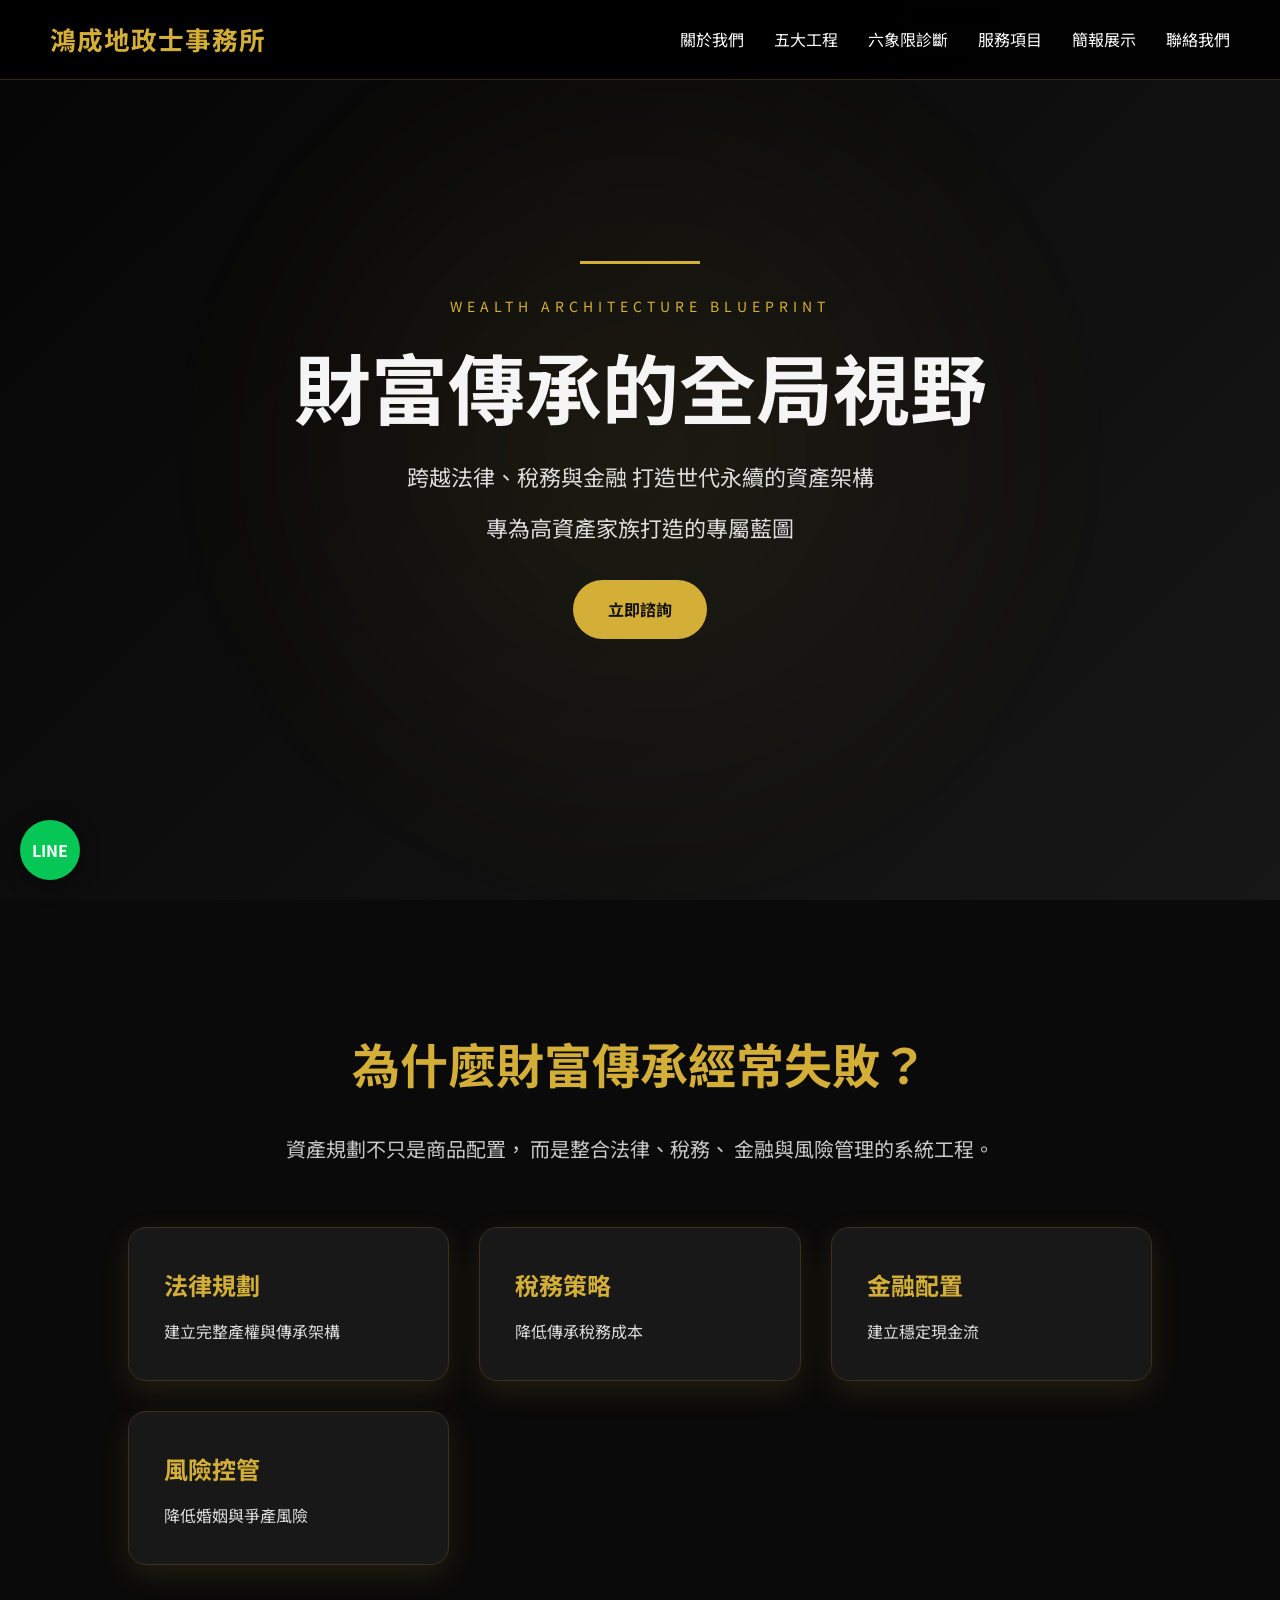
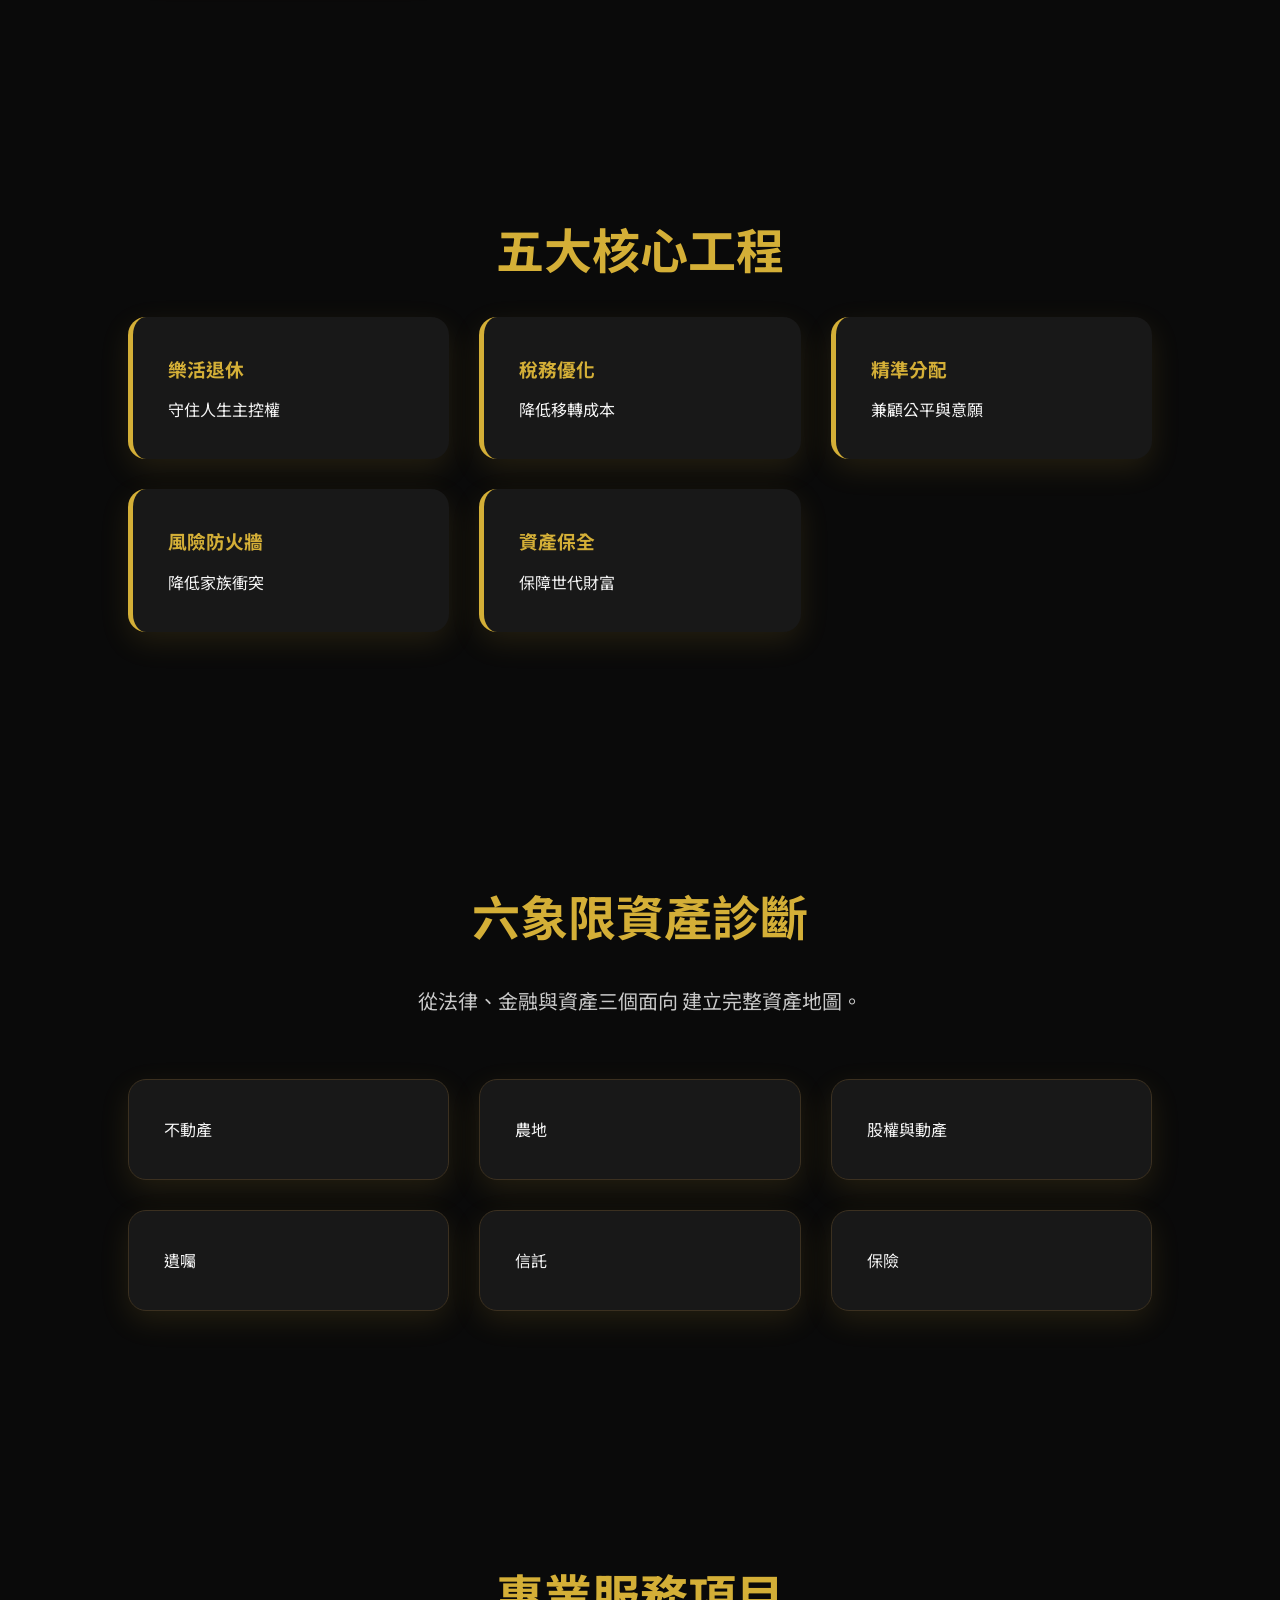
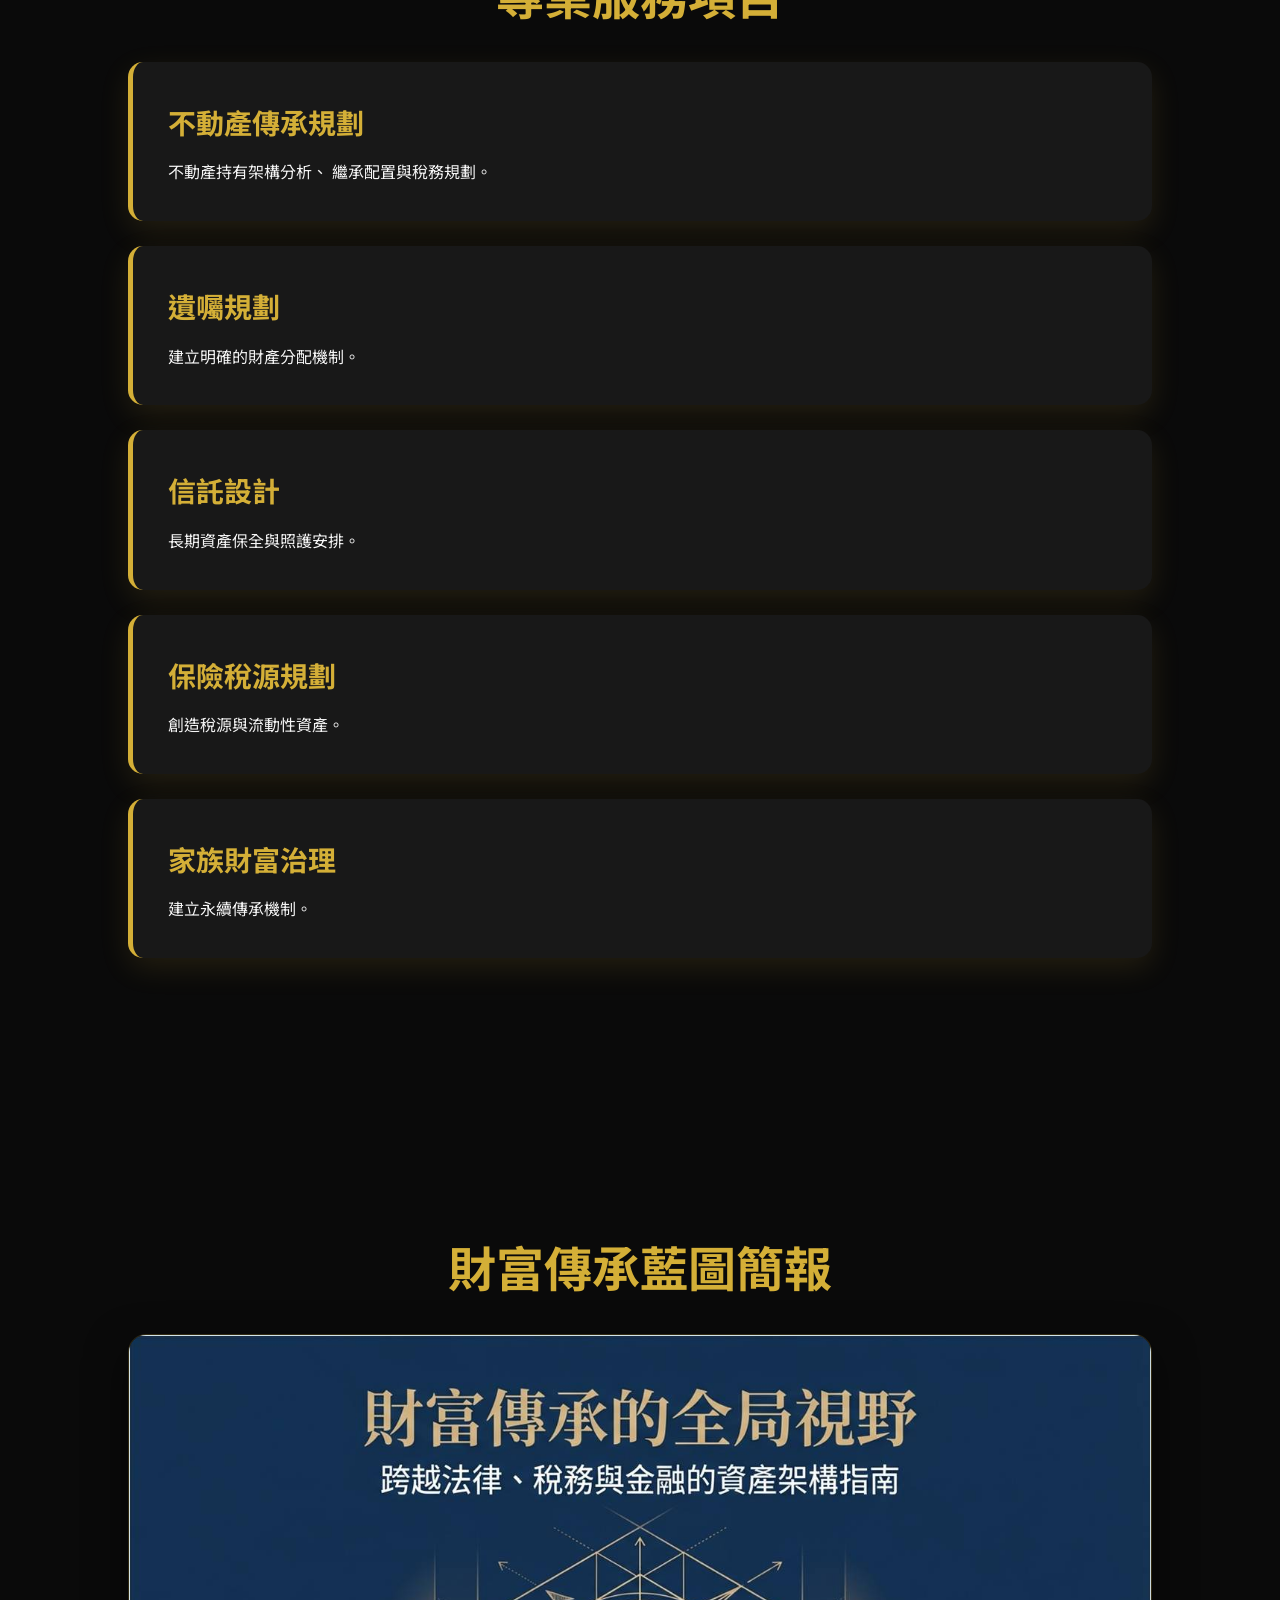
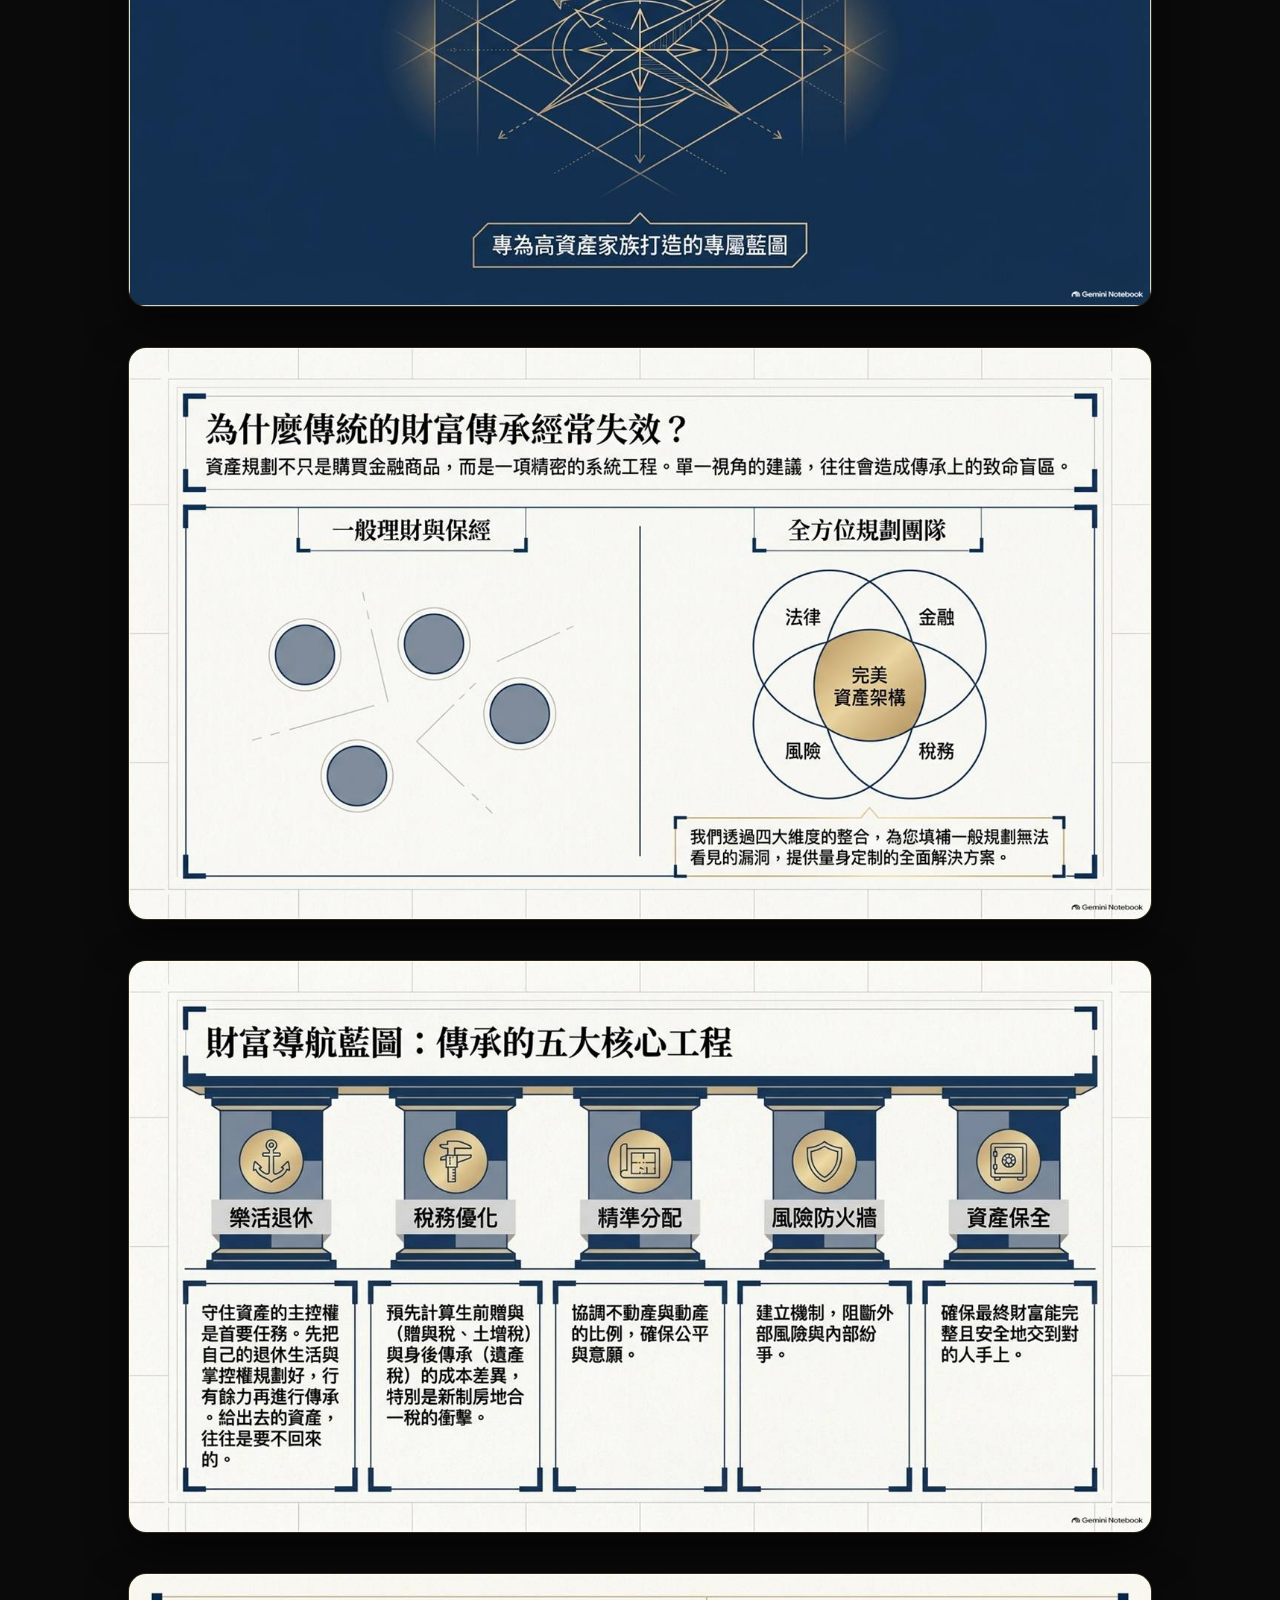
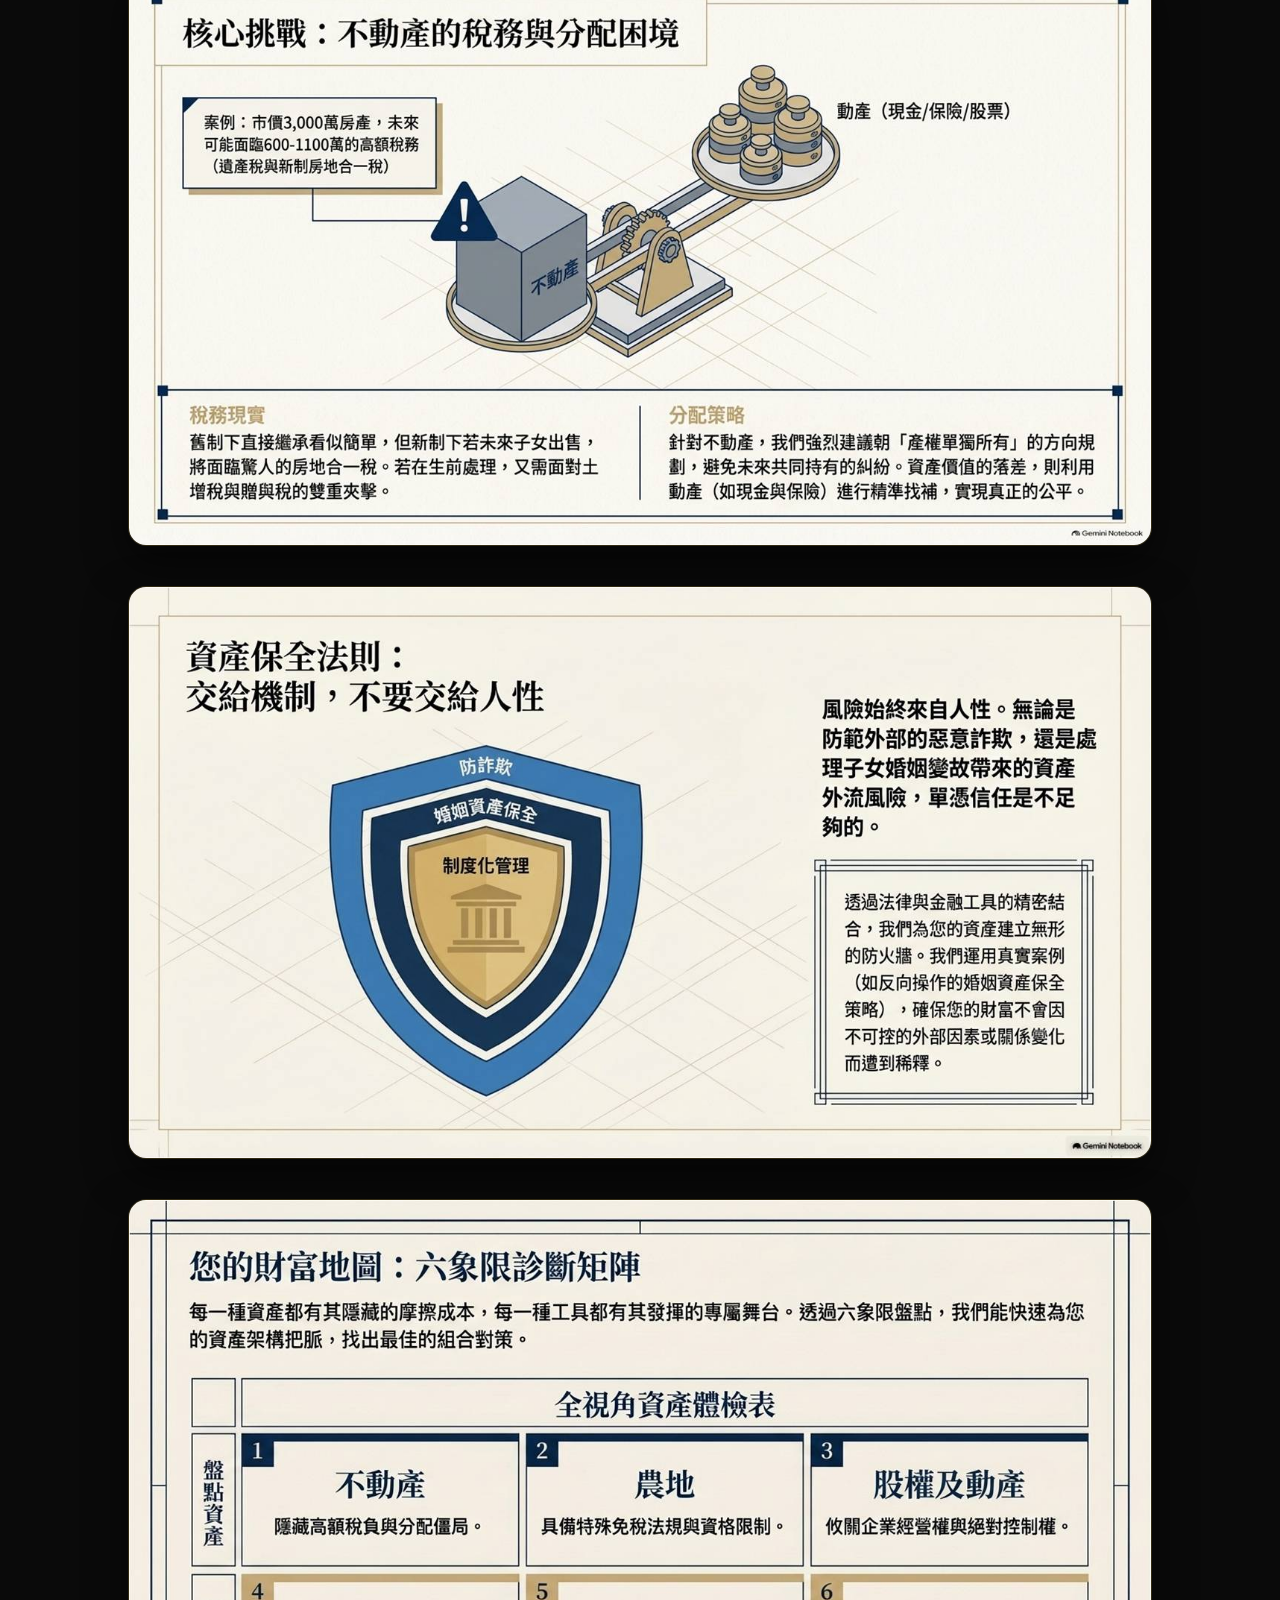
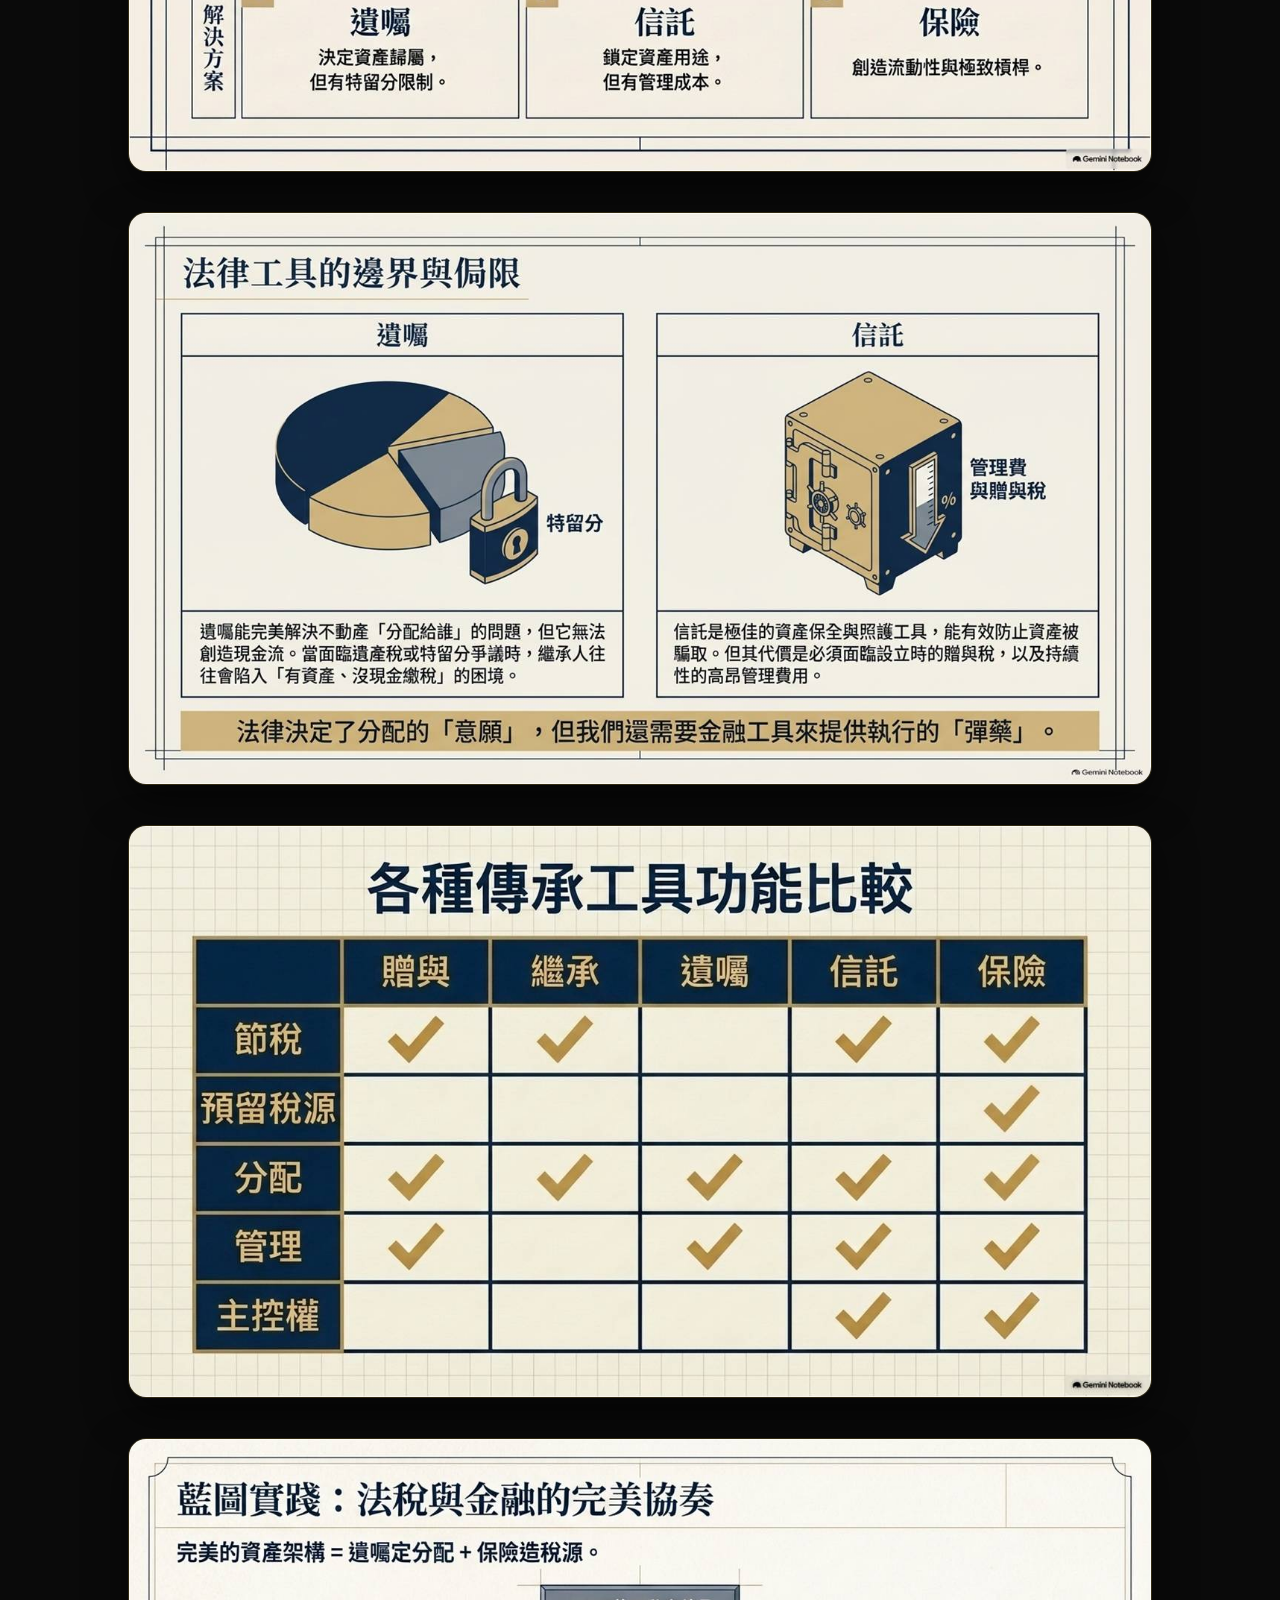
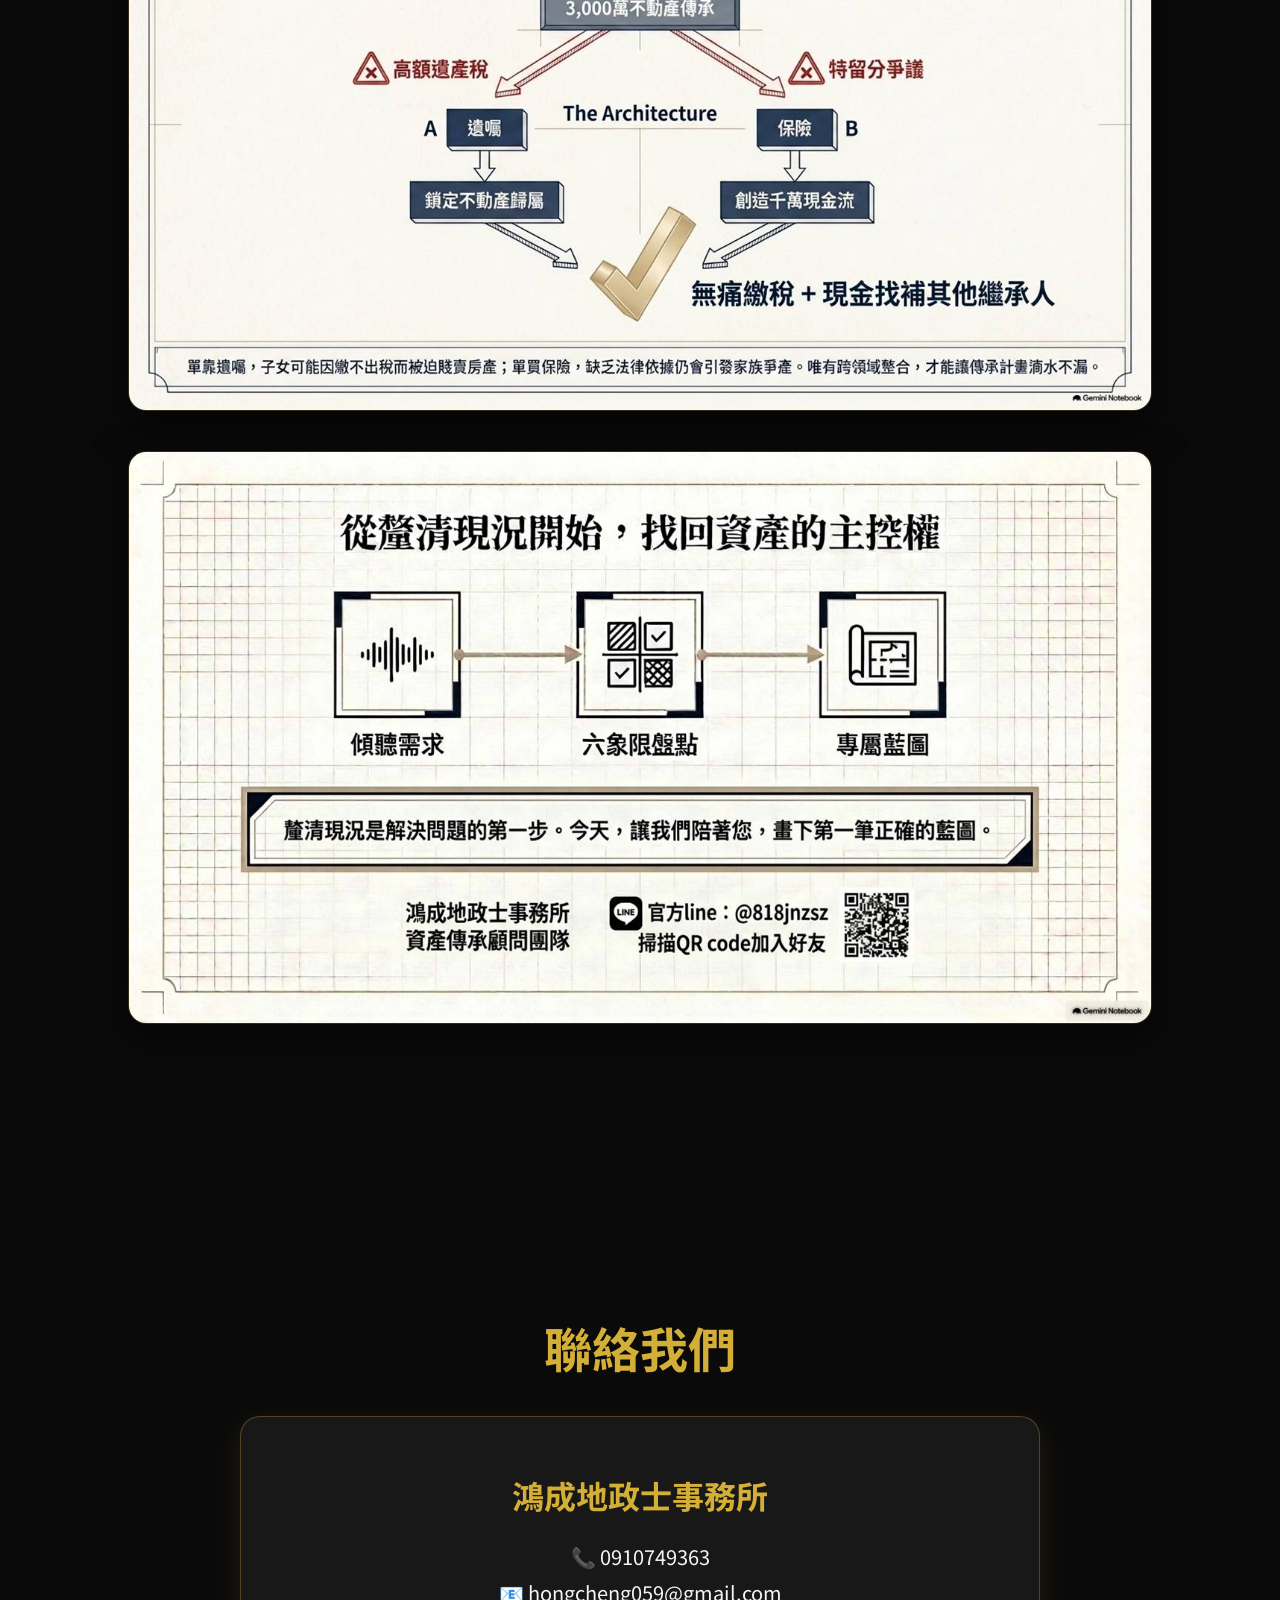
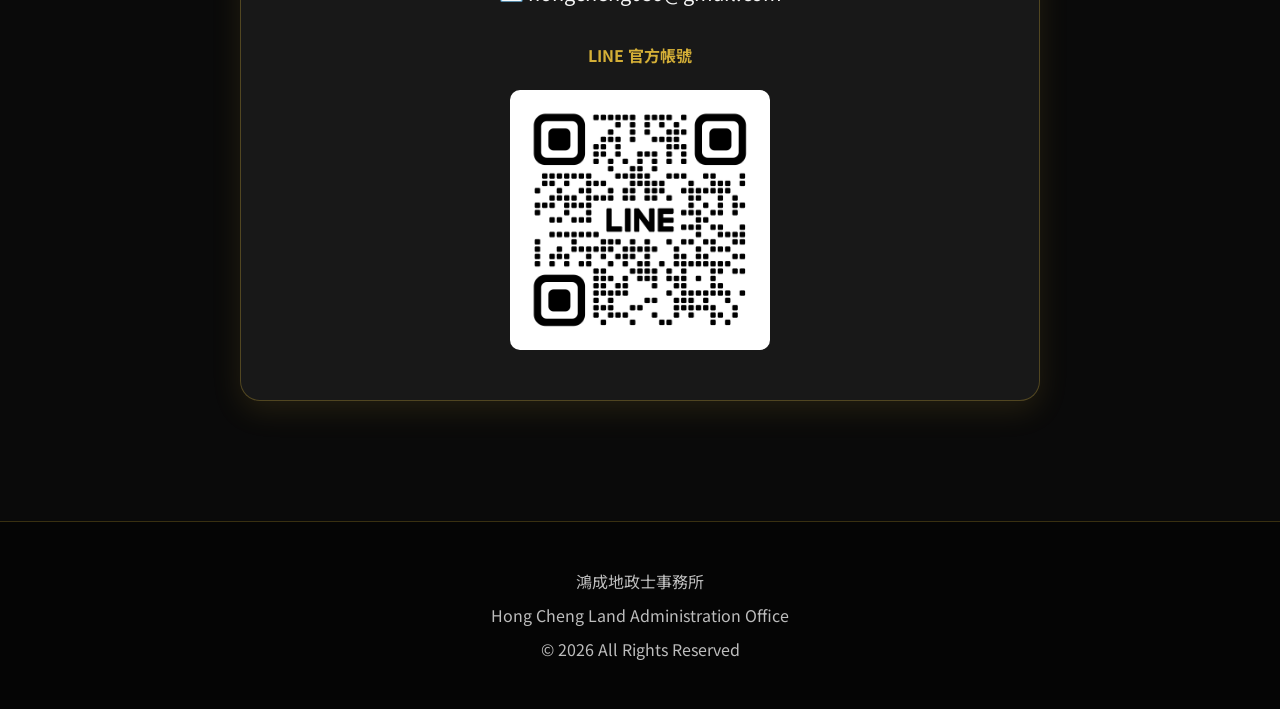
<file: index.html>
<!DOCTYPE html>
<html lang="zh-Hant">

<!-- Google tag (gtag.js) -->
<script async src="https://www.googletagmanager.com/gtag/js?id=G-JYP1FGVH1F"></script>
<script>
  window.dataLayer = window.dataLayer || [];
  function gtag(){dataLayer.push(arguments);}
  gtag('js', new Date());

  gtag('config', 'G-JYP1FGVH1F');
</script>
  
<head>

<meta charset="UTF-8">
<meta name="viewport" content="width=device-width, initial-scale=1.0">

<title>
鴻成地政士事務所｜台北財富傳承與不動產節稅規劃專家
</title>

<meta
name="description"
content="財富傳承、不動產傳承、信託規劃、遺囑規劃、資產保全與家族治理顧問服務">

<meta
name="keywords"
content="地政士,財富傳承,遺囑,信託,不動產傳承,資產保全","節稅","房地合一稅","遺產稅","贈與稅","代書">

<meta
name="author"
content="鴻成地政士事務所">

<meta
property="og:title"
content="鴻成地政士事務所">

<meta
property="og:description"
content="打造世代永續的財富傳承藍圖">

<meta
property="og:type"
content="website">

<meta
property="og:url"
content="https://hclao.github.io">

  
<link
rel="stylesheet"
href="style.css">

<link
rel="preconnect"
href="https://fonts.googleapis.com">

<link
rel="preconnect"
href="https://fonts.gstatic.com"
crossorigin>

<link
href="https://fonts.googleapis.com/css2?family=Noto+Sans+TC:wght@300;400;500;700&display=swap"
rel="stylesheet">

</head>

<script type="application/ld+json">

{
"@context":"https://schema.org",
"@type":"ProfessionalService",
"name":"鴻成地政士事務所",
"url":"https://hclao.github.io",
"telephone":"0910749363",
"email":"hongcheng059@gmail.com"
}

</script>
  
<body>

<!-- 返回頂端 -->

<button
id="topBtn"
aria-label="回到頂端">

↑

</button>


<!-- LINE 浮動按鈕 -->

<a
href="#contact"
class="line-float"
aria-label="LINE官方帳號">

LINE

</a>

<!-- Navigation -->

<nav>

<div class="logo">

鴻成地政士事務所

</div>

<ul>

<li>
<a href="#about">關於我們</a>
</li>

<li>
<a href="#pillars">五大工程</a>
</li>

<li>
<a href="#diagnosis">六象限診斷</a>
</li>

<li>
<a href="#services">服務項目</a>
</li>

<li>
<a href="#slides">簡報展示</a>
</li>

<li>
<a href="#contact">聯絡我們</a>
</li>

</ul>

</nav>

<!-- Hero -->

<header class="hero">

<div class="hero-overlay">

<div class="gold-line"></div>

<span class="hero-tag">

WEALTH ARCHITECTURE BLUEPRINT

</span>

<h1 class="hero-title">
財富傳承的全局視野
</h1>

<p>

跨越法律、稅務與金融

打造世代永續的資產架構

</p>

<p>

專為高資產家族打造的專屬藍圖

</p>

<a href="#contact" class="btn-gold">

立即諮詢

</a>

</div>

</header>

<!-- About -->

<section id="about">

<h2>

為什麼財富傳承經常失敗？

</h2>

<p class="section-desc">

資產規劃不只是商品配置，

而是整合法律、稅務、

金融與風險管理的系統工程。

</p>

<div class="grid">

<div class="card">

<h3>法律規劃</h3>

<p>
建立完整產權與傳承架構
</p>

</div>

<div class="card">

<h3>稅務策略</h3>

<p>
降低傳承稅務成本
</p>

</div>

<div class="card">

<h3>金融配置</h3>

<p>
建立穩定現金流
</p>

</div>

<div class="card">

<h3>風險控管</h3>

<p>
降低婚姻與爭產風險
</p>

</div>

</div>

</section>

<!-- Pillars -->

<section id="pillars">

<h2>

五大核心工程

</h2>

<div class="grid">

<div class="pillar">

<h3>樂活退休</h3>

<p>守住人生主控權</p>

</div>

<div class="pillar">

<h3>稅務優化</h3>

<p>降低移轉成本</p>

</div>

<div class="pillar">

<h3>精準分配</h3>

<p>兼顧公平與意願</p>

</div>

<div class="pillar">

<h3>風險防火牆</h3>

<p>降低家族衝突</p>

</div>

<div class="pillar">

<h3>資產保全</h3>

<p>保障世代財富</p>

</div>

</div>

</section>

<!-- Diagnosis -->

<section id="diagnosis">

<h2>

六象限資產診斷

</h2>

<p class="section-desc">

從法律、金融與資產三個面向

建立完整資產地圖。

</p>

<div class="grid">

<div class="card">

不動產

</div>

<div class="card">

農地

</div>

<div class="card">

股權與動產

</div>

<div class="card">

遺囑

</div>

<div class="card">

信託

</div>

<div class="card">

保險

</div>

</div>

</section>

<!-- Services -->

<section id="services">

<h2>

專業服務項目

</h2>

<div class="service">

<h3>不動產傳承規劃</h3>

<p>
不動產持有架構分析、
繼承配置與稅務規劃。
</p>

</div>

<div class="service">

<h3>遺囑規劃</h3>

<p>
建立明確的財產分配機制。
</p>

</div>

<div class="service">

<h3>信託設計</h3>

<p>
長期資產保全與照護安排。
</p>

</div>

<div class="service">

<h3>保險稅源規劃</h3>

<p>
創造稅源與流動性資產。
</p>

</div>

<div class="service">

<h3>家族財富治理</h3>

<p>
建立永續傳承機制。
</p>

</div>

</section>

<!-- Gallery -->

<section id="slides">

<h2>

財富傳承藍圖簡報

</h2>

<div class="gallery">

<img src="images/slide1.jpg"
alt="財富傳承全局視野">

<img src="images/slide2.jpg"
alt="傳承失效原因">

<img src="images/slide3.jpg"
alt="五大核心工程">

<img src="images/slide4.jpg"
alt="不動產傳承規劃">

<img src="images/slide5.jpg"
alt="資產保全規劃">

<img src="images/slide6.jpg"
alt="六象限診斷矩陣">

<img src="images/slide7.jpg"
alt="法律工具分析">

<img src="images/slide8.jpg"
alt="傳承工具比較">

<img src="images/slide9.jpg"
alt="法稅金融整合">

<img src="images/slide10.jpg"
alt="諮詢服務">

</div>

</section>

<!-- Contact -->

<section id="contact">

<h2>
聯絡我們
</h2>

<div class="contact-card">

<h3>
鴻成地政士事務所
</h3>

<p>
📞 0910749363
</p>

<p>
📧 hongcheng059@gmail.com
</p>

<!-- 這裡是要註解的文字或程式碼   
<div class="action-buttons">

<a
href="tel:0910749363"
class="btn-gold">

立即來電

</a>


<a
href="mailto:hongcheng059@gmail.com"
class="btn-outline">

Email 聯絡

</a>

</div>
-->
  
<h4>
LINE 官方帳號
</h4>

<img
src="images/line-qrcode.png"
alt="LINE 官方帳號 QR Code"
class="qrcode">

</div>

</section>

<!-- Footer -->

<footer>

<div>
鴻成地政士事務所
</div>

<div>
Hong Cheng Land Administration Office
</div>

<div id="copyright-year">
© 2026 All Rights Reserved
</div>

</footer>

<script src="script.js"></script>

</body>

</html>
</file>
<file: style.css>
/* =====================================
   Hong Cheng Wealth Architecture
   Premium Black Gold Edition
===================================== */

:root {

  --gold: #d4af37;
  --gold-light: #f7d978;
  --gold-dark: #8f7020;

  --bg: #0a0a0a;
  --bg-secondary: #111111;

  --card: #181818;

  --text: #f5f5f5;
  --muted: #c9c9c9;

  --border: #3b3020;

  --shadow:
    0 10px 30px rgba(212,175,55,.12);
}

/* =======================
   Reset
======================= */

*{
  margin:0;
  padding:0;
  box-sizing:border-box;
}

html{
  scroll-behavior:smooth;
}

body{

  font-family:
  "Noto Sans TC",
  "Microsoft JhengHei",
  sans-serif;

  background:var(--bg);

  color:var(--text);

  line-height:1.8;

  overflow-x:hidden;
}

a{
  text-decoration:none;
  color:inherit;
}

img{
  display:block;
  max-width:100%;
}

/* =======================
   Scroll Bar
======================= */

::-webkit-scrollbar{
  width:10px;
}

::-webkit-scrollbar-track{
  background:#111;
}

::-webkit-scrollbar-thumb{
  background:var(--gold);
  border-radius:20px;
}


/* =======================
   Navigation
======================= */

nav{

  position:fixed;

  top:0;
  left:0;

  width:100%;
  height:80px;

  background:
  rgba(0,0,0,.92);

  backdrop-filter:blur(15px);

  display:flex;

  justify-content:space-between;
  align-items:center;

  padding:0 50px;

  border-bottom:
  1px solid rgba(212,175,55,.25);

  z-index:9999;

  transition:.3s;
}

.logo{

  color:var(--gold);

  font-size:clamp(
    18px,
    2vw,
    28px
  );

  font-weight:700;

  white-space:nowrap;

  letter-spacing:1px;
}

nav ul{

  display:flex;

  gap:30px;

  list-style:none;
}

nav li{

  position:relative;
}

nav a{

  color:white;

  transition:.3s;
}

nav a:hover{

  color:var(--gold);
}

nav a.active{

  color:var(--gold);
}

nav a.active::after{

  content:"";

  display:block;

  width:100%;

  height:2px;

  margin-top:4px;

  background:var(--gold);
}


/* =======================
   HERO
======================= */

.hero{

  height:100vh;

  background:
  linear-gradient(
      135deg,
      #050505,
      #171717
  );

  display:flex;

  justify-content:center;
  align-items:center;

  text-align:center;

  position:relative;

  overflow:hidden;
}

.hero::before{

  content:"";

  position:absolute;

  width:900px;
  height:900px;

  border-radius:50%;

  background:
  radial-gradient(
      circle,
      rgba(212,175,55,.08),
      transparent 70%
  );

  filter:blur(50px);
}

.hero-overlay{

  max-width:1000px;

  padding:20px;

  position:relative;

  z-index:2;
}

.gold-line{

  width:120px;
  height:3px;

  background:var(--gold);

  margin:0 auto 30px;
}

.hero-tag{

  display:block;

  color:var(--gold);

  letter-spacing:5px;

  font-size:14px;

  margin-bottom:20px;
}

.hero-title{

  font-size:
  clamp(
  2.5rem,
  6vw,
  5rem
  );

  line-height:1.2;

  margin-bottom:25px;
}

.hero p{

  font-size:22px;

  color:#ddd;

  margin-bottom:12px;
}

/* script.js */

.loaded .hero-overlay{

  animation:
  fadeHero 1.6s ease;
}

@keyframes fadeHero{

  from{

    opacity:0;

    transform:
    translateY(30px);

  }

  to{

    opacity:1;

    transform:
    translateY(0);

  }
}


/* =======================
   Buttons
======================= */

.btn-gold{

  display:inline-block;

  padding:15px 35px;

  margin-top:20px;

  border-radius:50px;

  background:var(--gold);

  color:#111;

  font-weight:700;

  transition:.3s;
}

.btn-gold:hover{

  background:var(--gold-light);

  transform:translateY(-3px);

  box-shadow:
  0 10px 25px
  rgba(212,175,55,.3);
}

.btn-outline{

  display:inline-block;

  padding:15px 35px;

  border:1px solid var(--gold);

  border-radius:50px;

  color:white;

  transition:.3s;
}

.btn-outline:hover{

  background:var(--gold);

  color:#111;
}


/* =======================
   Section
======================= */

section{

  padding:120px 10%;
}

h2{

  text-align:center;

  font-size:48px;

  color:var(--gold);

  margin-bottom:25px;
}

.section-desc{

  max-width:900px;

  margin:auto;

  text-align:center;

  color:var(--muted);

  font-size:20px;

  margin-bottom:60px;
}


/* =======================
   Grid
======================= */

.grid{

  display:grid;

  grid-template-columns:
  repeat(
  auto-fit,
  minmax(260px,1fr)
  );

  gap:30px;
}


/* =======================
   Card
======================= */

.card{

  background:var(--card);

  padding:35px;

  border-radius:18px;

  border:
  1px solid var(--border);

  box-shadow:var(--shadow);

  transition:.3s;
}

.card:hover{

  transform:
  translateY(-8px);

  border-color:
  var(--gold);
}

.card h3{

  color:var(--gold);

  font-size:24px;

  margin-bottom:10px;
}

.card p{

  color:#dddddd;
}


/* =======================
   Pillar
======================= */

.pillar{

  background:var(--card);

  padding:35px;

  border-radius:18px;

  border-left:
  5px solid var(--gold);

  box-shadow:var(--shadow);

  transition:.3s;
}

.pillar:hover{

  transform:
  translateY(-8px);
}

.pillar h3{

  color:var(--gold);

  margin-bottom:10px;
}


/* =======================
   Service
======================= */

.service{

  background:var(--card);

  padding:35px;

  margin-bottom:25px;

  border-left:
  5px solid var(--gold);

  border-radius:15px;

  box-shadow:var(--shadow);

  transition:.3s;
}

.service:hover{

  transform:
  translateX(8px);
}

.service h3{

  color:var(--gold);

  margin-bottom:10px;

  font-size:28px;
}


/* =======================
   Gallery
======================= */

.gallery{

  max-width:1200px;

  margin:auto;
}

.gallery img{

  margin-bottom:40px;

  border-radius:18px;

  border:
  1px solid rgba(
  212,175,55,.2);

  box-shadow:
  0 15px 40px
  rgba(0,0,0,.55);

  transition:.3s;
}

.gallery img:hover{

  transform:
  scale(1.01);
}


/* =======================
   Contact
======================= */

.contact-card{

  max-width:800px;

  margin:auto;

  text-align:center;

  padding:50px;

  background:var(--card);

  border:
  1px solid rgba(
  212,
  175,
  55,
  .3
  );

  border-radius:20px;

  box-shadow:var(--shadow);
}

.contact-card h3{

  color:var(--gold);

  font-size:32px;

  margin-bottom:15px;
}

.contact-card h4{

  color:var(--gold);

  margin-top:30px;

  margin-bottom:20px;
}

.contact-card p{

  font-size:20px;
}

.action-buttons{

  display:flex;

  justify-content:center;

  gap:15px;

  flex-wrap:wrap;

  margin:30px 0;
}

.qrcode{

  width:260px;

  margin:auto;

  padding:12px;

  border-radius:10px;

  background:white;
}


/* =======================
   LINE Floating Button
======================= */

.line-float{

  position:fixed;

  left:20px;
  bottom:20px;

  width:60px;
  height:60px;

  border-radius:50%;

  background:#06C755;

  color:white;

  display:flex;

  justify-content:center;
  align-items:center;

  font-weight:bold;

  z-index:9999;

  box-shadow:
  0 5px 20px
  rgba(0,0,0,.4);

  transition:.3s;
}

.line-float:hover{

  transform:
  scale(1.08);
}


/* =======================
   Footer
======================= */

footer{

  padding:40px;

  text-align:center;

  background:#050505;

  border-top:
  1px solid rgba(
  212,
  175,
  55,
  .25
  );
}

footer div{

  margin:5px 0;

  color:#bdbdbd;
}


/* =======================
   Back Top
======================= */

#topBtn{

  position:fixed;

  right:20px;
  bottom:20px;

  width:55px;
  height:55px;

  border:none;

  border-radius:50%;

  background:var(--gold);

  color:#111;

  font-size:22px;

  cursor:pointer;

  z-index:9999;

  opacity:0;

  visibility:hidden;

  transition:.3s;
}

#topBtn.show{

  opacity:1;

  visibility:visible;
}

#topBtn:hover{

  transform:
  translateY(-4px);
}


/* =======================
   Scroll Animation
======================= */

.fade-up{

  opacity:0;

  transform:
  translateY(40px);

  transition:
  all .8s ease;
}

.fade-up.show{

  opacity:1;

  transform:
  translateY(0);
}


/* =======================
   Mobile
======================= */

@media(max-width:992px){

  .hero p{
    font-size:20px;
  }

  h2{
    font-size:38px;
  }

}

@media(max-width:768px){

  nav{

    height:auto;

    flex-direction:column;

    padding:15px;
  }

  nav ul{

    margin-top:10px;

    gap:15px;

    flex-wrap:wrap;

    justify-content:center;
  }

  section{

    padding:80px 6%;
  }

  .contact-card{

    padding:30px;
  }

  .qrcode{

    width:200px;
  }

  .action-buttons{

    flex-direction:column;
  }

  .btn-gold,
  .btn-outline{

    width:220px;

    text-align:center;
  }

  .line-float{

    width:55px;
    height:55px;
  }

}
</file>
